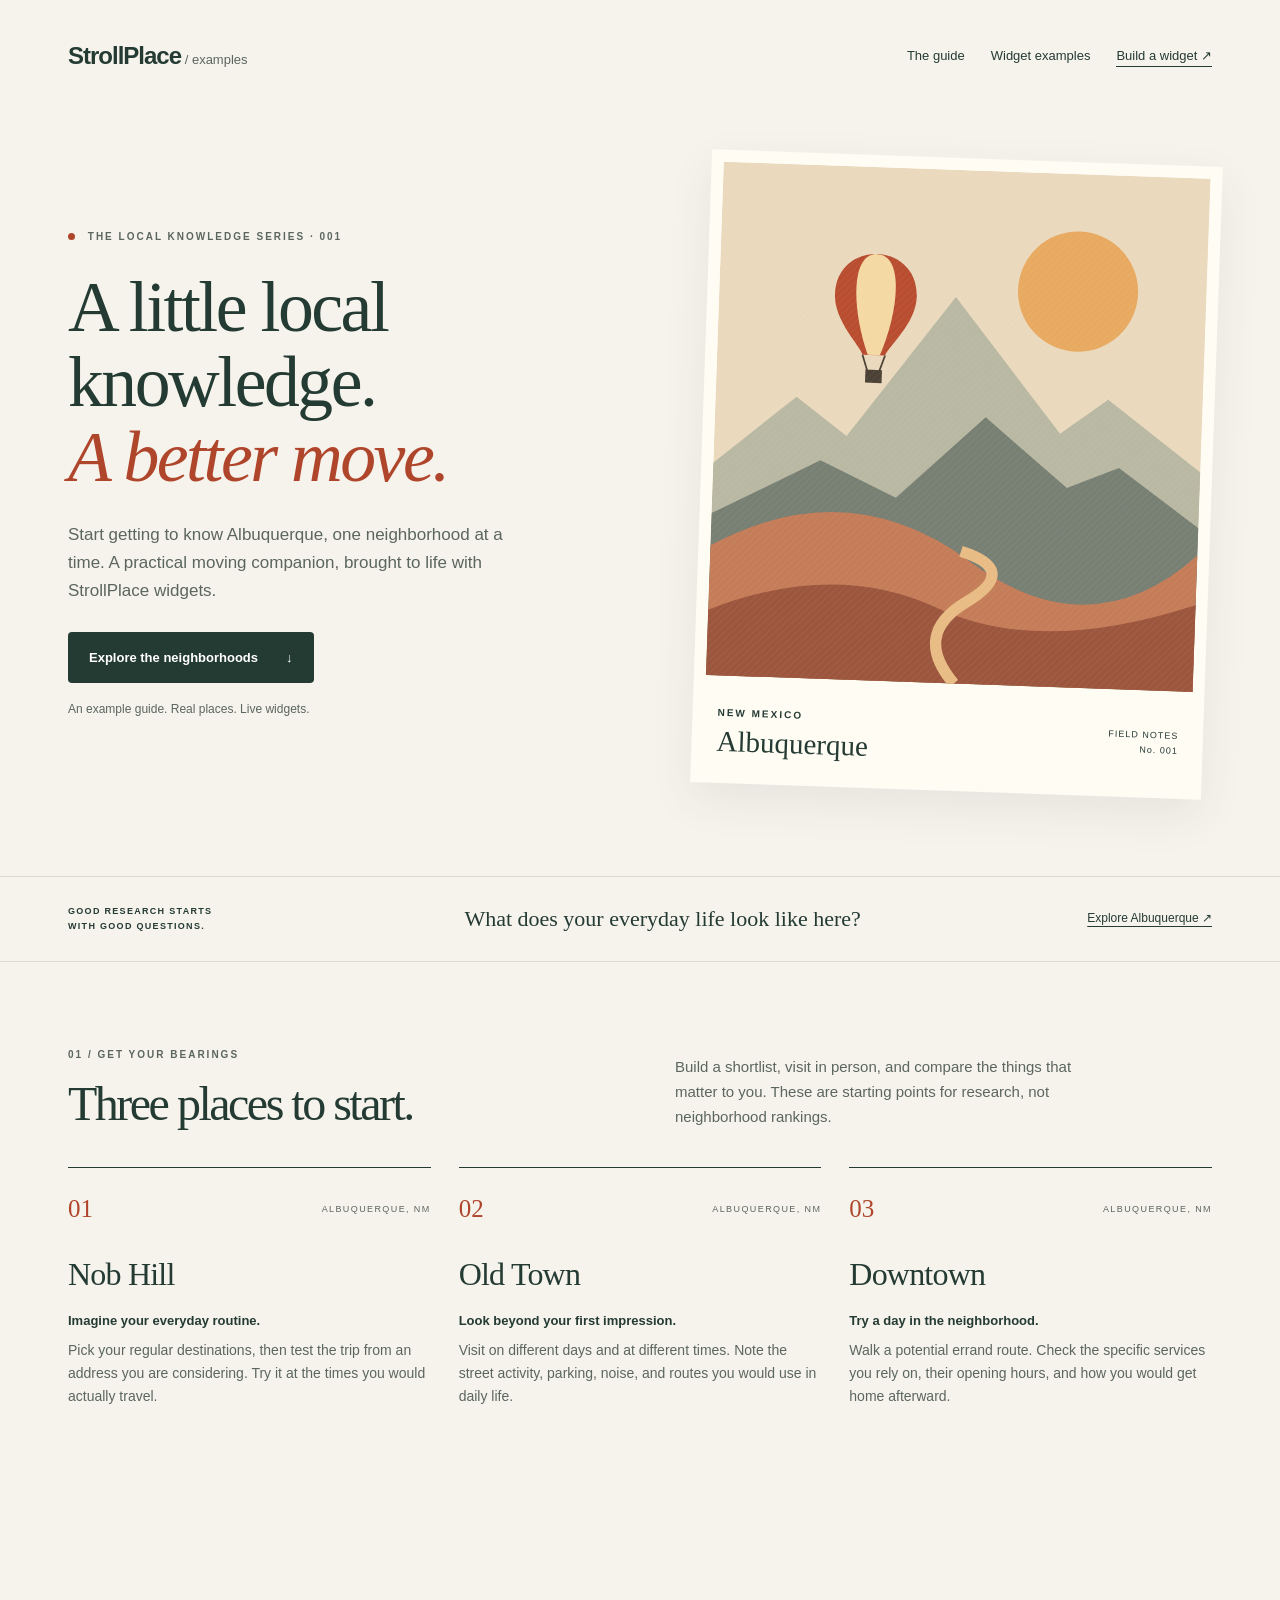
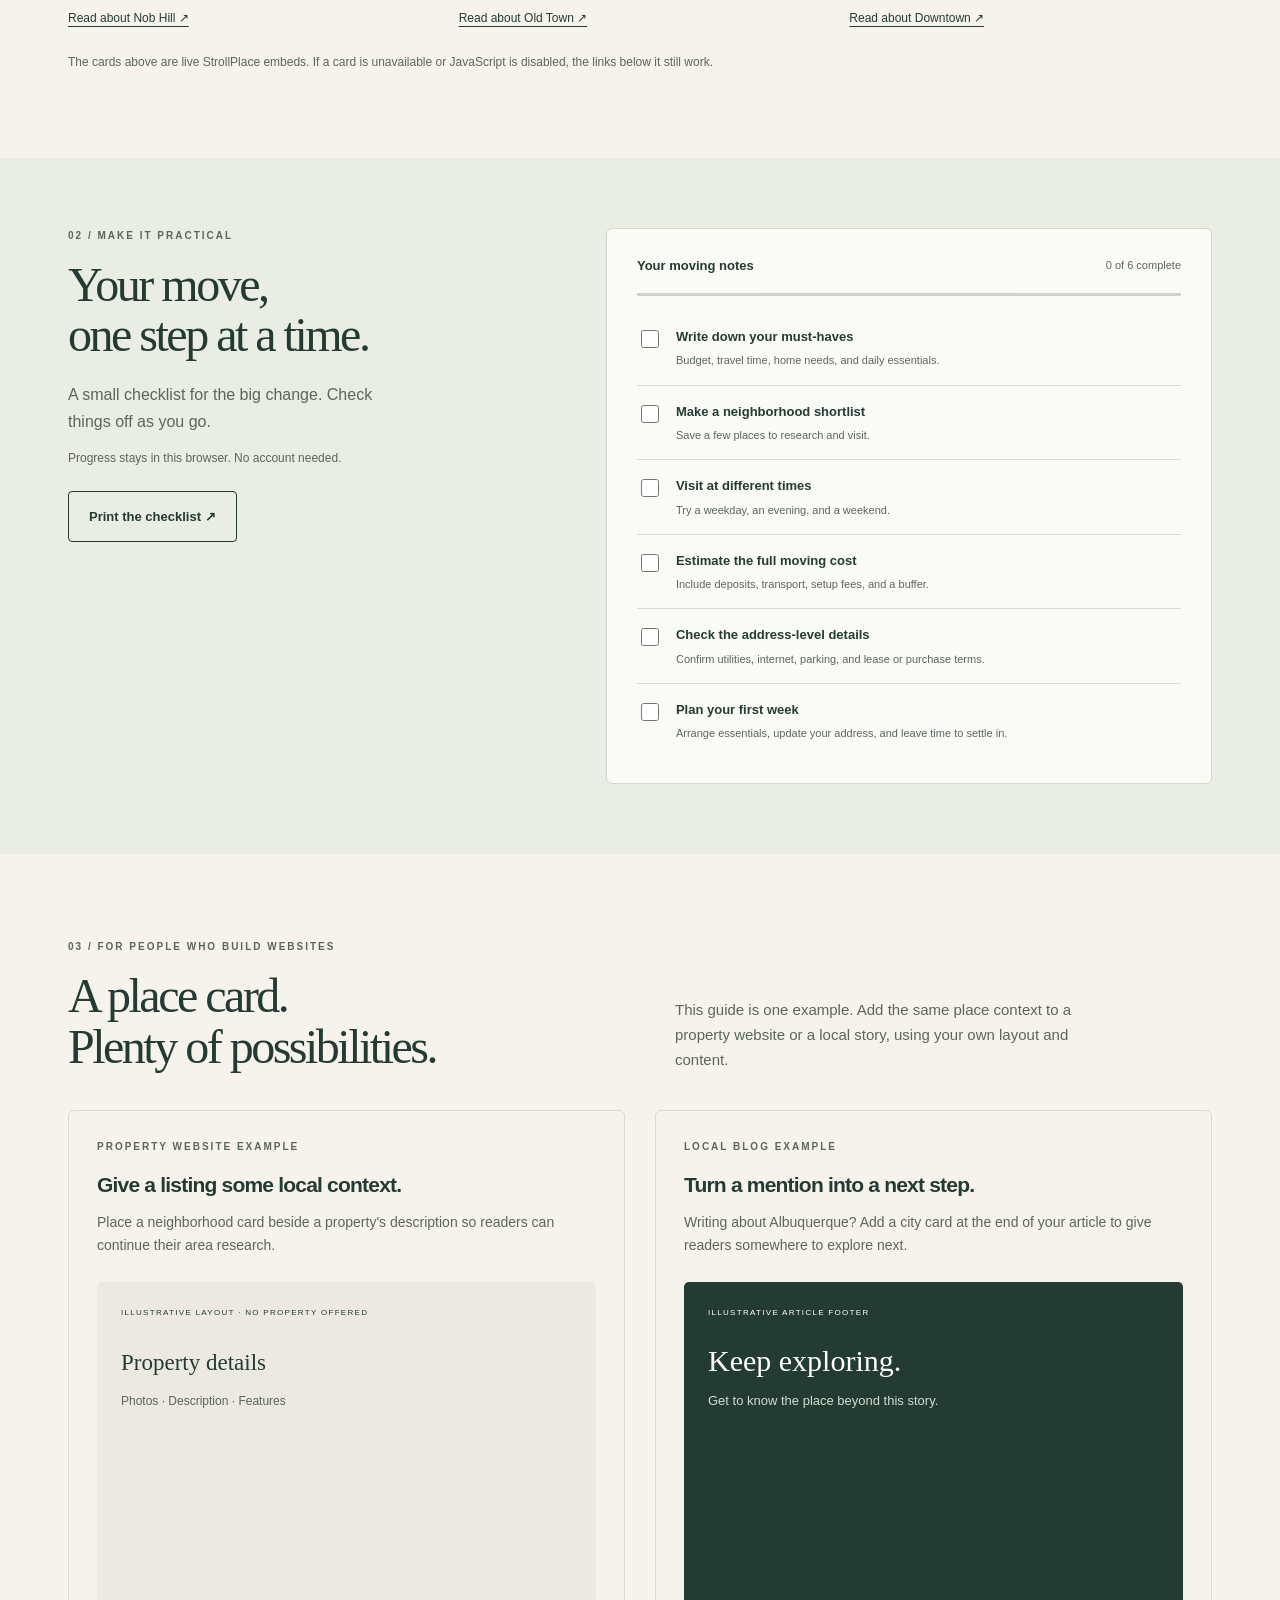
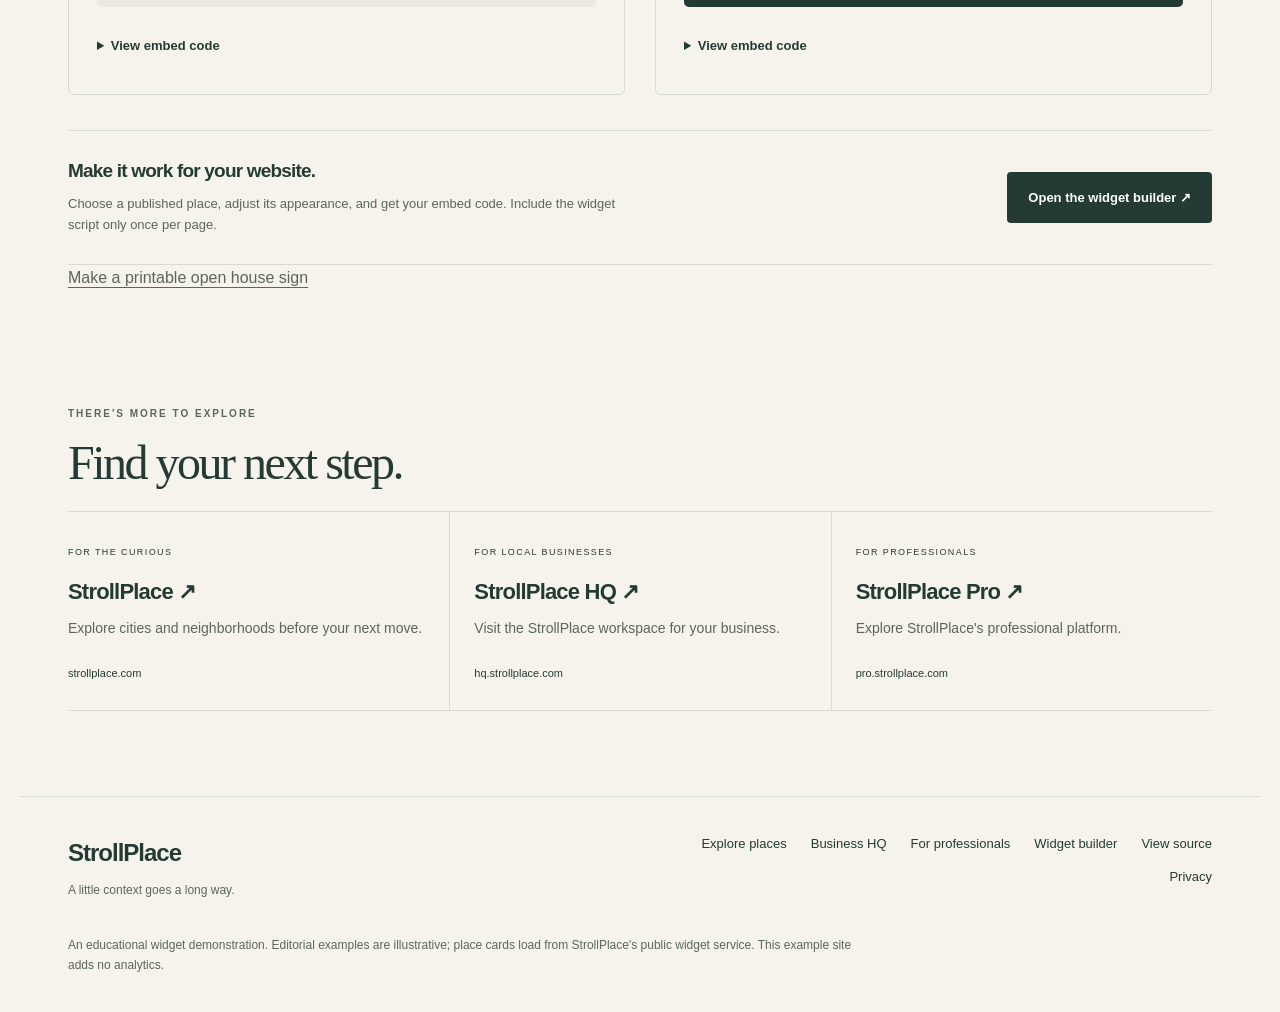
<file: index.html>
<!doctype html>
<html lang="en">
<head>
  <meta charset="utf-8">
  <meta name="viewport" content="width=device-width, initial-scale=1">
  <meta name="description" content="Explore Albuquerque with live StrollPlace city and neighborhood widgets. Try a moving checklist and see copyable examples for guides, property websites, and local blogs.">
  <meta name="theme-color" content="#f6f3ec">
  <meta property="og:title" content="A little local knowledge. | StrollPlace Widget Examples">
  <meta property="og:description" content="An Albuquerque moving guide, a practical checklist, and live place widgets you can try on your own website.">
  <meta property="og:type" content="website">
  <title>Albuquerque Moving Guide & Widget Examples | StrollPlace</title>
  <link rel="stylesheet" href="./styles.css">
  <script src="./script.js" defer></script>
  <script src="https://widgets.strollplace.com/v1/widget.js" async></script>
</head>
<body>
<a class="skip" href="#main">Skip to content</a>
<header class="site-header wrap">
  <a class="wordmark" href="https://strollplace.com">StrollPlace<span> / examples</span></a>
  <nav aria-label="Main navigation"><a href="#neighborhoods">The guide</a><a href="#examples">Widget examples</a><a class="nav-cta" href="https://dev.strollplace.com">Build a widget ↗</a></nav>
</header>
<main id="main">
<section class="hero wrap" aria-labelledby="hero-title">
  <div class="hero-copy"><p class="eyebrow"><span class="dot"></span> THE LOCAL KNOWLEDGE SERIES · 001</p>
    <h1 id="hero-title">A little local<br>knowledge.<br><em>A better move.</em></h1>
    <p class="intro">Start getting to know Albuquerque, one neighborhood at a time. A practical moving companion, brought to life with StrollPlace widgets.</p>
    <a class="button primary" href="#neighborhoods">Explore the neighborhoods <span aria-hidden="true">↓</span></a>
    <p class="small hero-note">An example guide. Real places. Live widgets.</p>
  </div>
  <div class="postcard">
    <svg class="landscape" viewBox="0 0 560 590" role="img" aria-labelledby="landscape-title">
      <title id="landscape-title">Illustration of a hot-air balloon above a desert mountain landscape</title>
      <defs><pattern id="lines" width="8" height="8" patternUnits="userSpaceOnUse"><path d="M0 8 8 0" stroke="#fff" opacity=".08"/></pattern></defs>
      <path fill="#ead9bd" d="M0 0h560v590H0z"/><circle cx="412" cy="135" r="69" fill="#e8aa61"/>
      <path fill="#b9b8a3" d="m0 346 93-79 59 43 120-164 125 153 54-41 109 80v252H0z"/>
      <path fill="#787f73" d="m0 404 123-65 88 40 100-96 96 78 59-25 94 66v188H0z"/>
      <path fill="#c47d58" d="M0 441q155-90 298 8t262-16v157H0z"/><path fill="#9d563e" d="M0 515q144-62 263-11t297-14v100H0z"/>
      <path d="M285 590q-50-55 11-94t-8-58" fill="none" stroke="#e8bc84" stroke-width="13"/>
      <g transform="translate(133 100)"><path d="M0 48C0-16 94-16 94 48c0 30-30 57-34 68H34C30 105 0 78 0 48" fill="#b94d30"/><path d="M47 0C16 0 20 65 40 116h14C74 65 78 0 47 0" fill="#f5d9a3"/><path d="m34 116 6 18m20-18-6 18" stroke="#4b4134" stroke-width="2"/><path fill="#4b4134" d="M38 133h19v15H38z"/></g>
      <path fill="url(#lines)" d="M0 0h560v590H0z"/>
    </svg>
    <div class="postcard-label"><div><span class="eyebrow">NEW MEXICO</span><strong>Albuquerque</strong></div><span class="edition">FIELD NOTES<br>No. 001</span></div>
  </div>
</section>
<div class="intro-strip"><div class="wrap strip-inner"><span>GOOD RESEARCH STARTS WITH GOOD QUESTIONS.</span><p>What does your everyday life look like here?</p><a href="https://strollplace.com/albuquerque-nm">Explore Albuquerque ↗</a></div></div>
<section id="neighborhoods" class="wrap section">
  <div class="section-heading"><div><p class="eyebrow">01 / GET YOUR BEARINGS</p><h2>Three places to start.</h2></div><p>Build a shortlist, visit in person, and compare the things that matter to you. These are starting points for research, not neighborhood rankings.</p></div>
  <div class="neighborhood-grid">
    <article class="neighborhood"><div class="place-number">01 <span>ALBUQUERQUE, NM</span></div><h3>Nob Hill</h3><p class="question">Imagine your everyday routine.</p><p>Pick your regular destinations, then test the trip from an address you are considering. Try it at the times you would actually travel.</p><div class="widget-frame"><strollplace-widget widget-type="place-card" place-type="neighborhood" place-id="5820dd90-1891-58bc-a921-c5deae99c346" theme="light" variant="standard" radius="12"></strollplace-widget></div><a class="fallback-link" href="https://strollplace.com/albuquerque-nm/neighborhoods/nob-hill-albuquerque-nm">Read about Nob Hill ↗</a></article>
    <article class="neighborhood"><div class="place-number">02 <span>ALBUQUERQUE, NM</span></div><h3>Old Town</h3><p class="question">Look beyond your first impression.</p><p>Visit on different days and at different times. Note the street activity, parking, noise, and routes you would use in daily life.</p><div class="widget-frame"><strollplace-widget widget-type="place-card" place-type="neighborhood" place-id="51de56b8-9847-500f-ab37-e0d767852e94" theme="light" variant="standard" radius="12"></strollplace-widget></div><a class="fallback-link" href="https://strollplace.com/albuquerque-nm/neighborhoods/old-town-albuquerque-nm">Read about Old Town ↗</a></article>
    <article class="neighborhood"><div class="place-number">03 <span>ALBUQUERQUE, NM</span></div><h3>Downtown</h3><p class="question">Try a day in the neighborhood.</p><p>Walk a potential errand route. Check the specific services you rely on, their opening hours, and how you would get home afterward.</p><div class="widget-frame"><strollplace-widget widget-type="place-card" place-type="neighborhood" place-id="05f56903-117e-5a38-bb34-1b8cd160d97c" theme="light" variant="standard" radius="12"></strollplace-widget></div><a class="fallback-link" href="https://strollplace.com/albuquerque-nm/neighborhoods/downtown-albuquerque-nm">Read about Downtown ↗</a></article>
  </div>
  <p class="small">The cards above are live StrollPlace embeds. If a card is unavailable or JavaScript is disabled, the links below it still work.</p>
</section>
<section class="checklist-section"><div class="wrap checklist-layout">
  <div><p class="eyebrow">02 / MAKE IT PRACTICAL</p><h2>Your move,<br>one step at a time.</h2><p>A small checklist for the big change. Check things off as you go.</p><p id="storage-note" class="small">Progress stays in this browser. No account needed.</p><button class="button secondary" id="print" type="button">Print the checklist ↗</button></div>
  <div class="checklist"><div class="progress-label"><strong>Your moving notes</strong><span id="progress" role="status" aria-live="polite">0 of 6 complete</span></div><progress id="progress-bar" max="6" value="0" aria-label="Moving checklist completion"></progress>
    <label><input type="checkbox" data-task="priorities"><span><strong>Write down your must-haves</strong><small>Budget, travel time, home needs, and daily essentials.</small></span></label>
    <label><input type="checkbox" data-task="shortlist"><span><strong>Make a neighborhood shortlist</strong><small>Save a few places to research and visit.</small></span></label>
    <label><input type="checkbox" data-task="visit"><span><strong>Visit at different times</strong><small>Try a weekday, an evening, and a weekend.</small></span></label>
    <label><input type="checkbox" data-task="budget"><span><strong>Estimate the full moving cost</strong><small>Include deposits, transport, setup fees, and a buffer.</small></span></label>
    <label><input type="checkbox" data-task="details"><span><strong>Check the address-level details</strong><small>Confirm utilities, internet, parking, and lease or purchase terms.</small></span></label>
    <label><input type="checkbox" data-task="plan"><span><strong>Plan your first week</strong><small>Arrange essentials, update your address, and leave time to settle in.</small></span></label>
    <noscript><p>Printing and browser saving require JavaScript. You can still use these checkboxes while this page is open.</p></noscript>
  </div>
</div></section>
<section id="examples" class="wrap section">
  <div class="section-heading"><div><p class="eyebrow">03 / FOR PEOPLE WHO BUILD WEBSITES</p><h2>A place card.<br>Plenty of possibilities.</h2></div><p>This guide is one example. Add the same place context to a property website or a local story, using your own layout and content.</p></div>
  <div class="examples-grid">
    <article class="example"><p class="eyebrow">PROPERTY WEBSITE EXAMPLE</p><h3>Give a listing some local context.</h3><p>Place a neighborhood card beside a property's description so readers can continue their area research.</p><div class="example-preview"><span class="sample-label">ILLUSTRATIVE LAYOUT · NO PROPERTY OFFERED</span><div class="property-placeholder" aria-hidden="true"><span>Property details</span><span>Photos · Description · Features</span></div><strollplace-widget widget-type="place-card" place-type="neighborhood" place-id="5820dd90-1891-58bc-a921-c5deae99c346" theme="light" variant="compact" radius="8"></strollplace-widget></div><details><summary>View embed code</summary><pre><code>&lt;strollplace-widget
  widget-type="place-card"
  place-type="neighborhood"
  place-id="5820dd90-1891-58bc-a921-c5deae99c346"
  theme="light"
  variant="compact"
  radius="8"
&gt;&lt;/strollplace-widget&gt;
&lt;script src="https://widgets.strollplace.com/v1/widget.js" async&gt;&lt;/script&gt;</code></pre><button class="copy-button" type="button">Copy embed code</button></details></article>
    <article class="example"><p class="eyebrow">LOCAL BLOG EXAMPLE</p><h3>Turn a mention into a next step.</h3><p>Writing about Albuquerque? Add a city card at the end of your article to give readers somewhere to explore next.</p><div class="example-preview dark-preview"><span class="sample-label">ILLUSTRATIVE ARTICLE FOOTER</span><h4>Keep exploring.</h4><p>Get to know the place beyond this story.</p><strollplace-widget widget-type="place-card" place-type="city" place-id="406b2202-98d1-40ee-b62e-92594467f7df" theme="dark" variant="standard" radius="8"></strollplace-widget></div><details><summary>View embed code</summary><pre><code>&lt;strollplace-widget
  widget-type="place-card"
  place-type="city"
  place-id="406b2202-98d1-40ee-b62e-92594467f7df"
  theme="dark"
  variant="standard"
  radius="8"
&gt;&lt;/strollplace-widget&gt;
&lt;script src="https://widgets.strollplace.com/v1/widget.js" async&gt;&lt;/script&gt;</code></pre><button class="copy-button" type="button">Copy embed code</button></details></article>
  </div>
  <div class="builder-callout"><div><h3>Make it work for your website.</h3><p>Choose a published place, adjust its appearance, and get your embed code. Include the widget script only once per page.</p></div><a class="button primary" href="https://dev.strollplace.com">Open the widget builder ↗</a></div>
  <p><a href="./open-house-sign-template.html">Make a printable open house sign</a></p>
  <p id="copy-status" class="small" role="status" aria-live="polite"></p>
</section>
<section class="destinations wrap" aria-labelledby="next-title"><p class="eyebrow">THERE'S MORE TO EXPLORE</p><h2 id="next-title">Find your next step.</h2><div class="destinations-grid"><a href="https://strollplace.com"><span>FOR THE CURIOUS</span><h3>StrollPlace ↗</h3><p>Explore cities and neighborhoods before your next move.</p><small>strollplace.com</small></a><a href="https://hq.strollplace.com"><span>FOR LOCAL BUSINESSES</span><h3>StrollPlace HQ ↗</h3><p>Visit the StrollPlace workspace for your business.</p><small>hq.strollplace.com</small></a><a href="https://pro.strollplace.com"><span>FOR PROFESSIONALS</span><h3>StrollPlace Pro ↗</h3><p>Explore StrollPlace's professional platform.</p><small>pro.strollplace.com</small></a></div></section>
</main>
<footer class="wrap site-footer"><div><a class="wordmark" href="https://strollplace.com">StrollPlace</a><p>A little context goes a long way.</p></div><nav aria-label="Footer navigation"><a href="https://strollplace.com">Explore places</a><a href="https://hq.strollplace.com">Business HQ</a><a href="https://pro.strollplace.com">For professionals</a><a href="https://dev.strollplace.com">Widget builder</a><a href="https://github.com/okua/strollplace-widget-examples">View source</a><a href="https://strollplace.com/privacy">Privacy</a></nav><p class="small footer-note">An educational widget demonstration. Editorial examples are illustrative; place cards load from StrollPlace's public widget service. This example site adds no analytics.</p></footer>
</body>
</html>
</file>
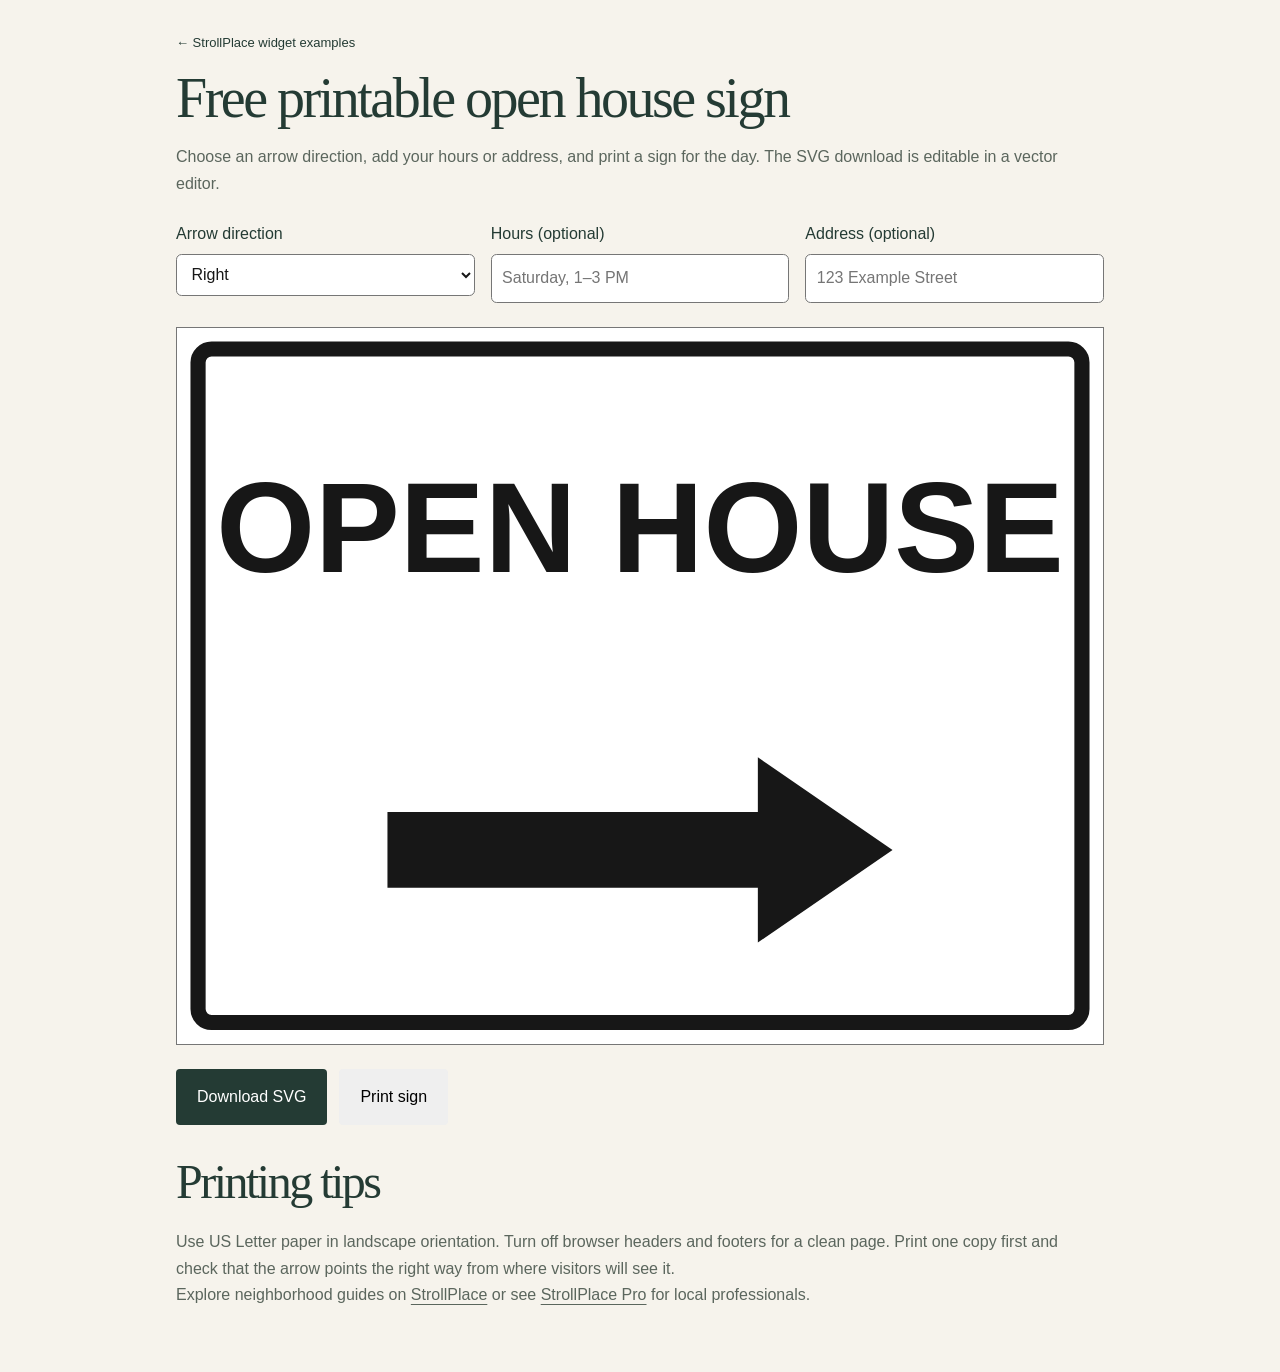
<file: open-house-sign-template.html>
<!doctype html>
<html lang="en">
<head>
  <meta charset="utf-8">
  <meta name="viewport" content="width=device-width, initial-scale=1">
  <title>Free Printable Open House Sign Template (SVG) | StrollPlace</title>
  <meta name="description" content="Make a printable open house sign with a left or right arrow. Add optional hours and an address, then print on US Letter or download the editable SVG.">
  <link rel="stylesheet" href="./styles.css">
  <style>
    .sign-page { max-width: 960px; margin: auto; padding: 2rem 1rem; }
    .sign-page h1 { margin: 1rem 0; font-size: clamp(2rem, 5vw, 3.5rem); }
    .sign-options { display: flex; gap: 1rem; flex-wrap: wrap; margin: 1.5rem 0; }
    .sign-options label { flex: 1 1 12rem; }
    .sign-options input, .sign-options select {
      display: block; width: 100%; margin-top: .4rem; padding: .65rem;
      border: 1px solid #767676; border-radius: .35rem; background: white; color: #171717;
      font: inherit;
    }
    .sign-preview { margin: 1.5rem 0; border: 1px solid #767676; background: white; }
    .sign-preview svg { display: block; width: 100%; height: auto; }
    .sign-actions { display: flex; gap: .75rem; flex-wrap: wrap; }
    .sign-actions button { font: inherit; cursor: pointer; }
    .sign-notes { margin: 2rem 0; }
    @page { size: letter landscape; margin: .35in; }
    @media print {
      html, body { background: white; }
      .sign-page { max-width: none; padding: 0; }
      .sign-page > :not(.sign-preview) { display: none !important; }
      .sign-preview { display: block !important; margin: 0; border: 0; }
      .sign-preview svg { width: 9.9in; max-width: 100%; }
    }
  </style>
  <script src="./open-house-sign.js" defer></script>
</head>
<body>
  <main class="sign-page">
    <nav aria-label="Back to demo"><a href="./">← StrollPlace widget examples</a></nav>
    <h1>Free printable open house sign</h1>
    <p>Choose an arrow direction, add your hours or address, and print a sign for the day. The SVG download is editable in a vector editor.</p>
    <div class="sign-options">
      <label for="sign-direction">Arrow direction
        <select id="sign-direction">
          <option value="right">Right</option>
          <option value="left">Left</option>
          <option value="none">No arrow</option>
        </select>
      </label>
      <label for="sign-hours">Hours (optional)
        <input id="sign-hours" maxlength="36" placeholder="Saturday, 1–3 PM">
      </label>
      <label for="sign-address">Address (optional)
        <input id="sign-address" maxlength="52" placeholder="123 Example Street">
      </label>
    </div>
    <figure class="sign-preview">
      <svg xmlns="http://www.w3.org/2000/svg" id="sign" width="1100" height="850" viewBox="0 0 1100 850" role="img" aria-labelledby="sign-title">
        <title id="sign-title">Open house sign with right arrow</title>
        <rect width="1100" height="850" fill="white"/>
        <rect x="25" y="25" width="1050" height="800" rx="16" fill="none" stroke="#171717" stroke-width="18"/>
        <g fill="#171717" text-anchor="middle" font-family="Arial, Helvetica, sans-serif">
          <text x="550" y="290" font-size="151" font-weight="bold">OPEN HOUSE</text>
          <text id="preview-hours" x="550" y="390" font-size="56" font-weight="bold"></text>
          <text id="preview-address" x="550" y="465" font-size="44"></text>
        </g>
        <path id="sign-arrow" fill="#171717" d="M250 575H690V510L850 620 690 730V665H250Z"/>
      </svg>
    </figure>
    <div class="sign-actions">
      <button class="button primary" type="button" id="download-sign">Download SVG</button>
      <button class="button" type="button" id="print-sign">Print sign</button>
    </div>
    <noscript><p>Enable JavaScript to customize or download the sign. You can print the default sign from your browser menu.</p></noscript>
    <section class="sign-notes" aria-labelledby="print-tips">
      <h2 id="print-tips">Printing tips</h2>
      <p>Use US Letter paper in landscape orientation. Turn off browser headers and footers for a clean page. Print one copy first and check that the arrow points the right way from where visitors will see it.</p>
      <p>Explore neighborhood guides on <a href="https://strollplace.com/">StrollPlace</a> or see <a href="https://pro.strollplace.com/">StrollPlace Pro</a> for local professionals.</p>
    </section>
  </main>
</body>
</html>
</file>
<file: styles.css>
:root {
  color-scheme: light;
  --paper: #f6f3ec;
  --ink: #243b34;
  --muted: #5b665d;
  --line: #d8dbcf;
  --accent: #af462c;
}

* {
  box-sizing: border-box;
}

html {
  scroll-behavior: smooth;
  scroll-padding-top: 30px;
}

body {
  margin: 0;
  background: var(--paper);
  color: var(--ink);
  font-family: Arial, Helvetica, sans-serif;
  font-size: 16px;
  line-height: 1.65;
}

a {
  color: inherit;
  text-underline-offset: 4px;
}

a:hover {
  text-decoration-thickness: 2px;
}

button, input {
  font: inherit;
}

button, a {
  -webkit-tap-highlight-color: transparent;
}

:focus-visible {
  outline: 3px solid var(--accent);
  outline-offset: 5px;
}

.wrap {
  max-width: 1240px;
  margin: auto;
  padding-inline: 48px;
}

.skip {
  position: absolute;
  top: -90px;
  left: 16px;
  padding: 12px;
  background: white;
  z-index: 10;
}

.skip:focus {
  top: 10px;
}

.site-header {
  display: flex;
  justify-content: space-between;
  align-items: center;
  min-height: 112px;
  gap: 24px;
}

.wordmark {
  font-size: 24px;
  font-weight: 800;
  text-decoration: none;
  letter-spacing: -1px;
}

.wordmark span {
  font-size: 13px;
  color: var(--muted);
  font-weight: 400;
  letter-spacing: 0;
}

nav {
  display: flex;
  flex-wrap: wrap;
  gap: 26px;
  font-size: 13px;
}

nav a {
  text-decoration: none;
}

.nav-cta {
  border-bottom: 1px solid var(--ink);
}

.hero {
  display: grid;
  grid-template-columns: 1.1fr 1fr;
  gap: 70px;
  padding-top: 46px;
  padding-bottom: 85px;
  align-items: center;
}

.eyebrow {
  font-size: 10px;
  font-weight: 700;
  letter-spacing: 2px;
  line-height: 1.6;
}

.dot {
  display: inline-block;
  width: 7px;
  height: 7px;
  margin-right: 8px;
  border-radius: 50%;
  background: var(--accent);
}

h1, h2, h3, h4, p {
  margin: 0;
}

h1, h2 {
  font-family: Georgia, "Times New Roman", serif;
  font-weight: 400;
  letter-spacing: -2.5px;
  line-height: 1.05;
}

h1 {
  font-size: clamp(48px, 5.6vw, 78px);
  margin: 25px 0;
}

h1 em {
  color: var(--accent);
  font-weight: 400;
}

h2 {
  font-size: 48px;
  margin: 16px 0 22px;
}

h3 {
  font-size: 25px;
  line-height: 1.25;
  letter-spacing: -0.8px;
}

p {
  color: var(--muted);
}

.intro {
  max-width: 440px;
  font-size: 17px;
  margin-bottom: 27px;
}

.button {
  display: inline-flex;
  justify-content: center;
  align-items: center;
  gap: 28px;
  padding: 14px 20px;
  border: 1px solid transparent;
  font-size: 13px;
  font-weight: 700;
  text-decoration: none;
  cursor: pointer;
  border-radius: 4px;
}

.primary {
  background: var(--ink);
  color: #fff;
}

.primary:hover {
  background: #365547;
}

.secondary {
  border-color: var(--ink);
  color: var(--ink);
  background: transparent;
  margin-top: 22px;
}

.small {
  font-size: 12px;
}

.hero-note {
  margin-top: 17px;
}

.postcard {
  position: relative;
  transform: rotate(2deg);
  padding: 12px;
  background: #fffcf4;
  box-shadow: 0 16px 45px rgba(36, 59, 52, 0.0784313725);
}

.landscape {
  width: 100%;
  display: block;
  aspect-ratio: 560/590;
}

.postcard-label {
  display: flex;
  justify-content: space-between;
  align-items: center;
  padding: 22px 13px 12px;
}

.postcard-label strong {
  display: block;
  font-family: Georgia, serif;
  font-size: 29px;
  font-weight: 400;
  line-height: 1.2;
}

.edition {
  font-size: 9px;
  letter-spacing: 1px;
  text-align: right;
}

.intro-strip {
  border-block: 1px solid var(--line);
}

.strip-inner {
  display: flex;
  gap: 26px;
  align-items: center;
  padding-block: 24px;
  justify-content: space-between;
}

.strip-inner > span {
  font-size: 9px;
  letter-spacing: 1.3px;
  font-weight: 700;
  max-width: 170px;
}

.strip-inner p {
  font-family: Georgia, serif;
  font-size: 22px;
  color: var(--ink);
}

.strip-inner a {
  font-size: 12px;
  white-space: nowrap;
}

.section {
  padding-block: 85px;
}

.section-heading {
  display: grid;
  grid-template-columns: 1fr 1fr;
  gap: 70px;
  align-items: end;
  margin-bottom: 38px;
}

.section-heading h2 {
  margin-bottom: 0;
}

.section-heading > p {
  max-width: 430px;
  font-size: 15px;
}

.neighborhood-grid {
  display: grid;
  grid-template-columns: repeat(3, 1fr);
  gap: 28px;
  margin-bottom: 22px;
}

.neighborhood {
  border-top: 1px solid var(--ink);
  padding-top: 20px;
}

.place-number {
  display: flex;
  align-items: center;
  justify-content: space-between;
  font-family: Georgia, serif;
  font-size: 25px;
  color: var(--accent);
  margin-bottom: 24px;
}

.place-number span {
  font: 9px Arial, sans-serif;
  letter-spacing: 1.4px;
  color: var(--muted);
}

.neighborhood h3 {
  font-family: Georgia, serif;
  font-size: 32px;
  font-weight: 400;
}

.neighborhood .question {
  color: var(--ink);
  font-size: 13px;
  font-weight: 700;
  margin: 16px 0 8px;
}

.neighborhood > p {
  font-size: 14px;
}

.widget-frame {
  margin-top: 24px;
  min-height: 165px;
}

strollplace-widget {
  display: block;
  min-width: 0;
}

.fallback-link {
  display: inline-block;
  font-size: 12px;
  margin-top: 12px;
}

.checklist-section {
  background: #e9ede3;
  padding-block: 70px;
}

.checklist-layout {
  display: grid;
  grid-template-columns: 0.85fr 1.15fr;
  gap: 90px;
}

.checklist-layout > div > p:not(.eyebrow) {
  max-width: 340px;
}

#storage-note {
  margin-top: 14px;
}

.checklist {
  background: #fafbf6;
  border: 1px solid #d1d8ca;
  border-radius: 6px;
  padding: 26px 30px;
}

.progress-label {
  display: flex;
  justify-content: space-between;
  gap: 12px;
  align-items: center;
  font-size: 13px;
}

#progress {
  color: var(--muted);
  font-size: 11px;
}

progress {
  width: 100%;
  height: 5px;
  display: block;
  margin: 16px 0 14px;
  accent-color: var(--ink);
}

.checklist label {
  display: flex;
  gap: 14px;
  padding: 15px 0;
  cursor: pointer;
}

.checklist label + label {
  border-top: 1px solid var(--line);
}

.checklist input {
  width: 18px;
  height: 18px;
  flex: 0 0 18px;
  margin-top: 4px;
  accent-color: var(--ink);
}

.checklist strong {
  display: block;
  font-size: 13px;
}

.checklist small {
  display: block;
  font-size: 11px;
  color: var(--muted);
  margin-top: 4px;
}

.checklist input:checked + span strong {
  text-decoration: line-through;
  color: var(--muted);
}

.examples-grid {
  display: grid;
  grid-template-columns: 1fr 1fr;
  gap: 30px;
}

.example {
  border: 1px solid var(--line);
  border-radius: 6px;
  padding: 28px;
  min-width: 0;
}

.example h3 {
  font-size: 21px;
  margin: 17px 0 12px;
}

.example > p:not(.eyebrow) {
  font-size: 14px;
}

.example-preview {
  background: #ebe9e1;
  padding: 24px;
  margin: 25px 0 18px;
  border-radius: 5px;
  min-height: 325px;
}

.sample-label {
  display: block;
  font-size: 8px;
  letter-spacing: 1.3px;
  margin-bottom: 25px;
}

.property-placeholder {
  display: grid;
  gap: 12px;
  padding: 0 0 24px;
  font-family: Georgia, serif;
  font-size: 23px;
}

.property-placeholder span + span {
  font: 12px Arial, sans-serif;
  color: var(--muted);
}

.dark-preview {
  background: #243b34;
  color: #fff;
}

.dark-preview h4 {
  font: 30px Georgia, serif;
}

.dark-preview p {
  color: #d2dbce;
  font-size: 13px;
  margin: 12px 0 24px;
}

summary {
  cursor: pointer;
  font-size: 13px;
  font-weight: 700;
  padding: 10px 0;
}

pre {
  overflow-x: auto;
  background: #eaece5;
  padding: 16px;
  font-size: 11px;
  line-height: 1.7;
  border-radius: 4px;
}

.copy-button {
  border: 1px solid var(--ink);
  padding: 8px 14px;
  background: transparent;
  color: var(--ink);
  border-radius: 3px;
  font-size: 12px;
  cursor: pointer;
}

.builder-callout {
  margin-top: 35px;
  display: flex;
  align-items: center;
  justify-content: space-between;
  gap: 35px;
  padding: 28px 0;
  border-block: 1px solid var(--line);
}

.builder-callout h3 {
  font-size: 19px;
}

.builder-callout p {
  font-size: 13px;
  max-width: 550px;
  margin-top: 10px;
}

.builder-callout .button {
  flex-shrink: 0;
}

#copy-status {
  min-height: 20px;
  margin-top: 10px;
}

.destinations {
  padding-bottom: 85px;
}

.destinations-grid {
  display: grid;
  grid-template-columns: repeat(3, 1fr);
  border-block: 1px solid var(--line);
}

.destinations-grid > a {
  padding: 25px 24px;
  text-decoration: none;
}

.destinations-grid > a:first-child {
  padding-left: 0;
}

.destinations-grid > a + a {
  border-left: 1px solid var(--line);
}

.destinations-grid a:hover h3 {
  text-decoration: underline;
  text-underline-offset: 5px;
}

.destinations-grid span {
  font-size: 9px;
  letter-spacing: 1.4px;
}

.destinations-grid h3 {
  font-size: 22px;
  margin: 15px 0 12px;
}

.destinations-grid p {
  font-size: 14px;
  margin-bottom: 18px;
}

.destinations-grid small {
  font-size: 11px;
}

.site-footer {
  border-top: 1px solid var(--line);
  padding-block: 36px;
  display: grid;
  grid-template-columns: 1fr 1fr;
  gap: 28px;
}

.site-footer p {
  font-size: 12px;
  margin-top: 8px;
}

.site-footer nav {
  gap: 12px 24px;
  justify-content: flex-end;
  align-content: start;
}

.footer-note {
  grid-column: 1/-1;
  max-width: 800px;
}

@media (max-width: 900px) {
  .wrap {
    padding-inline: 28px;
  }
  .hero {
    gap: 30px;
  }
  .site-header {
    flex-wrap: wrap;
    padding-block: 24px;
    min-height: 0;
  }
  .neighborhood-grid {
    gap: 18px;
  }
  .checklist-layout {
    gap: 35px;
  }
  .section-heading {
    gap: 30px;
  }
  .strip-inner {
    flex-wrap: wrap;
  }
  .strip-inner p {
    font-size: 19px;
  }
  .example {
    padding: 20px;
  }
  .example-preview {
    padding: 18px;
  }
}
@media (max-width: 640px) {
  .wrap {
    padding-inline: 22px;
  }
  nav {
    gap: 19px;
    font-size: 12px;
  }
  .hero {
    grid-template-columns: 1fr;
    padding-top: 25px;
    padding-bottom: 50px;
  }
  h1 {
    font-size: 58px;
  }
  .postcard {
    max-width: 400px;
    margin: 15px auto 0;
    width: 92%;
  }
  .landscape {
    max-height: 340px;
    object-fit: cover;
  }
  .strip-inner {
    gap: 12px;
    padding-block: 22px;
  }
  .strip-inner > span {
    max-width: none;
    width: 100%;
  }
  .section {
    padding-block: 55px;
  }
  .section-heading, .checklist-layout, .examples-grid {
    grid-template-columns: 1fr;
    gap: 25px;
  }
  h2 {
    font-size: 40px;
    letter-spacing: -1.7px;
  }
  .neighborhood-grid {
    grid-template-columns: 1fr;
    gap: 35px;
  }
  .widget-frame {
    min-height: 0;
  }
  .checklist-section {
    padding-block: 45px;
  }
  .checklist {
    padding: 22px;
  }
  .progress-label {
    align-items: flex-start;
  }
  .builder-callout {
    align-items: flex-start;
    flex-direction: column;
    gap: 20px;
  }
  .destinations {
    padding-bottom: 55px;
  }
  .destinations-grid {
    grid-template-columns: 1fr;
  }
  .destinations-grid > a, .destinations-grid > a:first-child {
    padding: 24px 0;
  }
  .destinations-grid > a + a {
    border-left: 0;
    border-top: 1px solid var(--line);
  }
  .site-footer {
    grid-template-columns: 1fr;
  }
  .site-footer nav {
    justify-content: flex-start;
  }
}
@media (prefers-reduced-motion: reduce) {
  html {
    scroll-behavior: auto;
  }
}
@media print {
  body {
    background: white;
    color: black;
  }
  .site-header, .hero, .intro-strip, #neighborhoods, #examples, .destinations, .site-footer, #print, .skip {
    display: none;
  }
  .checklist-section {
    padding: 0;
    background: white;
  }
  .checklist-layout {
    display: block;
  }
  .checklist {
    margin-top: 25px;
    break-inside: avoid;
  }
  h2 {
    font-size: 32px;
  }
}
</file>
